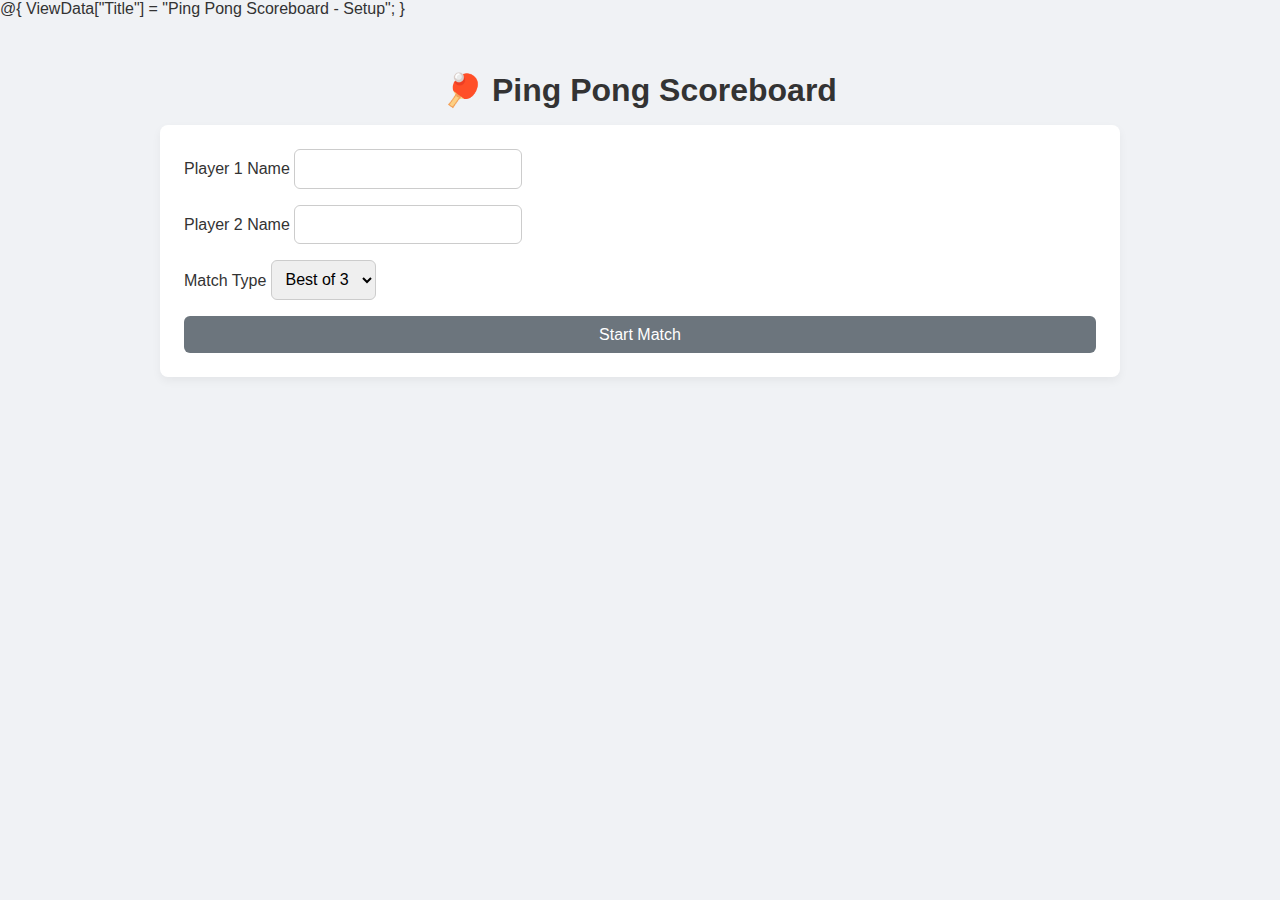
<file: Index.html>
@{
    ViewData["Title"] = "Ping Pong Scoreboard - Setup";
}

<!DOCTYPE html>
<html>
<head>
    <meta charset="utf-8" />
    <title>🏓 Ping Pong Scoreboard</title>
    <link rel="stylesheet" href="site.css" />
</head>
<body>
    <div class="container mt-5">
        <h1 class="text-center mb-4">🏓 Ping Pong Scoreboard</h1>

        <form id="matchSetupForm">
            <div class="form-group">
                <label>Player 1 Name</label>
                <input id="player1" class="form-control" required />
            </div>

            <div class="form-group mt-3">
                <label>Player 2 Name</label>
                <input id="player2" class="form-control" required />
            </div>

            <div class="form-group mt-3">
                <label>Match Type</label>
                <select id="matchType" class="form-control">
                    <option value="3">Best of 3</option>
                    <option value="5">Best of 5</option>
                    <option value="7">Best of 7</option>
                    <option value="9">Best of 9</option>
                </select>
            </div>

            <button type="submit" class="btn btn-primary mt-4 w-100">Start Match</button>
        </form>
    </div>

    <script>
        document.getElementById('matchSetupForm').addEventListener('submit', function (e) {
            e.preventDefault();
            const p1 = document.getElementById('player1').value;
            const p2 = document.getElementById('player2').value;
            const matchType = document.getElementById('matchType').value;
            window.location.href = `scoreboard.html?p1=${encodeURIComponent(p1)}&p2=${encodeURIComponent(p2)}&match=${matchType}`;
        });
    </script>
</body>
</html>
</file>
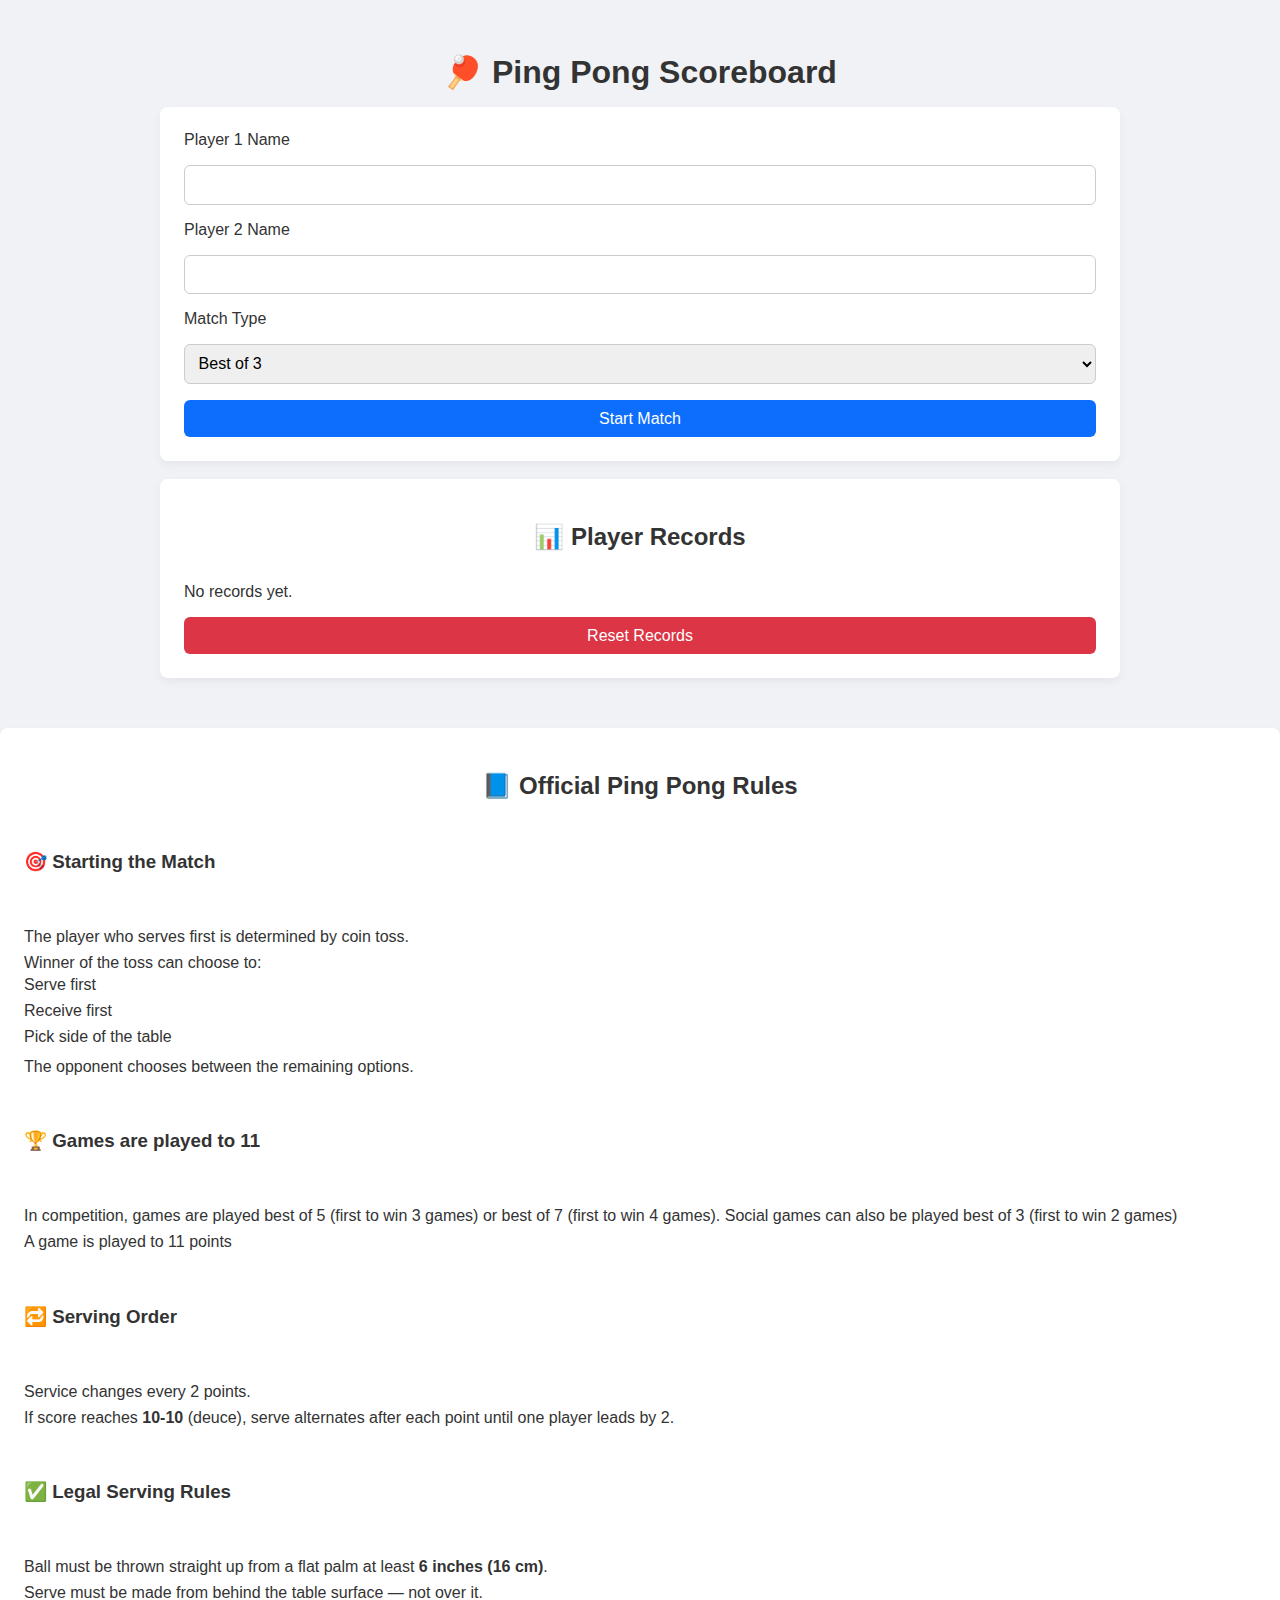
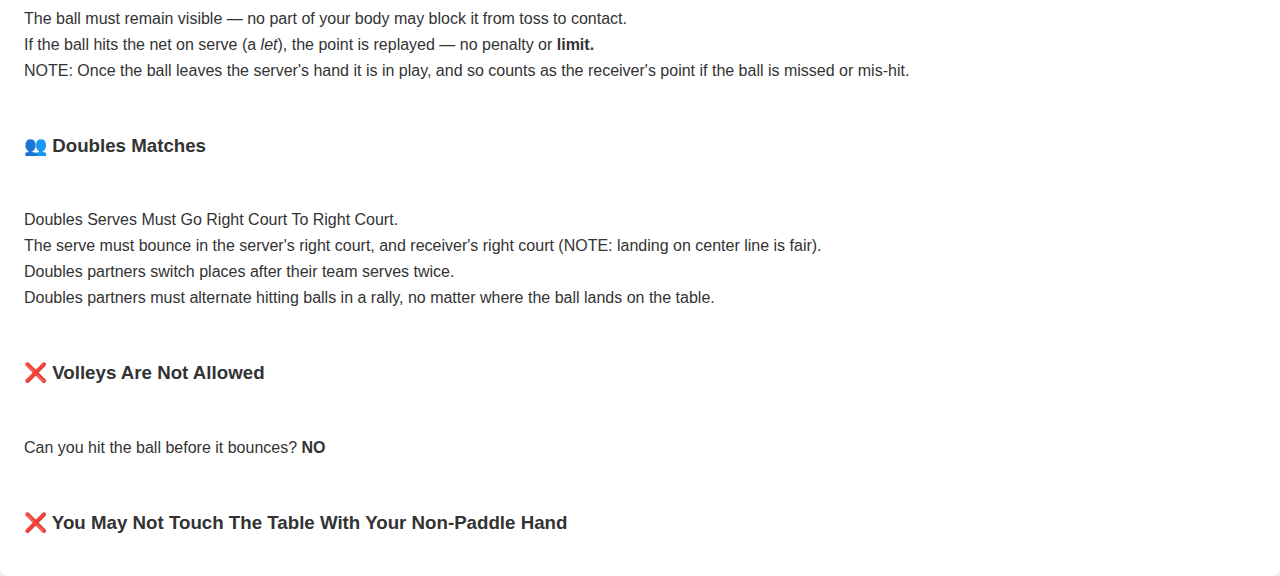
<file: index.html>
<!DOCTYPE html>
<html lang="en">
<head>
    <meta charset="UTF-8" />
    <meta name="viewport" content="width=device-width, initial-scale=1.0" />
    <title>🏓 Ping Pong Scoreboard</title>
    <link rel="stylesheet" href="site.css" />
</head>
<body>
    <div class="container">
        <h1>🏓 Ping Pong Scoreboard</h1>

        <form id="matchSetupForm" class="card">
            <label for="player1">Player 1 Name</label>
            <input type="text" id="player1" required />

            <label for="player2">Player 2 Name</label>
            <input type="text" id="player2" required />

            <label for="matchType">Match Type</label>
            <select id="matchType">
                <option value="3">Best of 3</option>
                <option value="5">Best of 5</option>
                <option value="7">Best of 7</option>
            </select>

            <button type="submit">Start Match</button>
        </form>
<br>
        <section class="card mt-4">
            <h2>📊 Player Records</h2>
            <div id="records"></div>
            <button class="danger" onclick="resetRecords()">Reset Records</button>
        </section>
    </div>
<br>
    <section class="card mt-4">
    <h2>📘 Official Ping Pong Rules</h2>
    
    <h3>🎯 Starting the Match</h3>
    <ul>
        <li>The player who serves first is determined by coin toss.</li>
        <li>Winner of the toss can choose to:
            <ul>
                <li>Serve first</li>
                <li>Receive first</li>
                <li>Pick side of the table</li>
            </ul>
        </li>
        <li>The opponent chooses between the remaining options.</li>
    </ul>

    <h3>🏆 Games are played to 11</h3>
    <ul>
        <li>In competition, games are played best of 5 (first to win 3 games) or best of 7 (first to win 4 games). Social games can also be played best of 3 (first to win 2 games)</li>
        <li>A game is played to 11 points</li>
    </ul>

    <h3>🔁 Serving Order</h3>
    <ul>
        <li>Service changes every 2 points.</li>
        <li>If score reaches <strong>10-10</strong> (deuce), serve alternates after each point until one player leads by 2.</li>
    </ul>

    <h3>✅ Legal Serving Rules</h3>
    <ul>
        <li>Ball must be thrown straight up from a flat palm at least <strong>6 inches (16 cm)</strong>.</li>
        <li>Serve must be made from behind the table surface — not over it.</li>
        <li>The ball must remain visible — no part of your body may block it from toss to contact.</li>
        <li>If the ball hits the net on serve (a <em>let</em>), the point is replayed — no penalty or <strong>limit.</strong></li>
        <li>NOTE: Once the ball leaves the server's hand it is in play, and so counts as the receiver's point if the ball is missed or mis-hit.</li>
    </ul>

    <h3>👥 Doubles Matches</h3>
    <ul>
        <li>Doubles Serves Must Go Right Court To Right Court.</li>
        <li>The serve must bounce in the server's right court, and receiver's right court (NOTE: landing on center line is fair).</li>
        <li>Doubles partners switch places after their team serves twice.</li>
        <li>Doubles partners must alternate hitting balls in a rally, no matter where the ball lands on the table.</li>
    </ul>

    <h3>❌ Volleys Are Not Allowed</h3>
        <ul>
            <li>Can you hit the ball before it bounces? <strong>NO</strong></li>
        </ul>

    <h3>❌ You May Not Touch The Table With Your Non-Paddle Hand</h3>
        
</section>

<script>
    document.getElementById('matchSetupForm').addEventListener('submit', function (e) {
        e.preventDefault();
        const p1 = document.getElementById('player1').value.trim();
        const p2 = document.getElementById('player2').value.trim();
        const matchType = document.getElementById('matchType').value;

        if (!p1 || !p2) return;

        window.location.href = `scoreboard.html?p1=${encodeURIComponent(p1)}&p2=${encodeURIComponent(p2)}&match=${matchType}`;
    });

    function showRecords() {
        const data = JSON.parse(localStorage.getItem("playerRecords") || "{}");
        const container = document.getElementById("records");
        container.innerHTML = "";

        if (Object.keys(data).length === 0) {
            container.textContent = "No records yet.";
            return;
        }

        const table = document.createElement("table");
        table.id = "recordsTable";
        table.innerHTML = `
            <thead>
                <tr>
                    <th onclick="sortTable(0)">Player ⬍</th>
                    <th onclick="sortTable(1)">Wins ⬍</th>
                    <th onclick="sortTable(2)">Losses ⬍</th>
                    <th onclick="sortTable(3)">Win % ⬍</th>
                    <th onclick="sortTable(4)">Games Won / Played ⬍</th>
                    <th onclick="sortTable(5)">Streak ⬍</th>
                    <th onclick="sortTable(6)">Last Opponent ⬍</th>
                </tr>
            </thead>
            <tbody>
            </tbody>
        `;

        const tbody = table.querySelector("tbody");

        for (const [name, record] of Object.entries(data)) {
            const totalMatches = record.wins + record.losses;
            const winPercent = totalMatches > 0 ? Math.round((record.wins / totalMatches) * 100) : 0;

            const row = document.createElement("tr");
            row.innerHTML = `
                <td>${name}</td>
                <td>${record.wins}</td>
                <td>${record.losses}</td>
                <td>${winPercent}</td>
                <td>${record.gamesWon || 0} / ${record.gamesPlayed || 0}</td>
                <td>${record.streak || "—"}</td>
                <td>${record.lastOpponent || "—"}</td>
            `;
            tbody.appendChild(row);
        }

        container.appendChild(table);

        // Add export button
        const exportBtn = document.createElement("button");
        exportBtn.textContent = "Export to CSV";
        exportBtn.className = "btn mt-3";
        exportBtn.onclick = exportTableToCSV;
        container.appendChild(exportBtn);
    }

    function sortTable(colIndex) {
        const table = document.getElementById("recordsTable");
        const tbody = table.tBodies[0];
        const rows = Array.from(tbody.querySelectorAll("tr"));

        const isNumeric = colIndex !== 0 && colIndex !== 4 && colIndex !== 6;

        const sortedRows = rows.sort((a, b) => {
            const aText = a.children[colIndex].textContent;
            const bText = b.children[colIndex].textContent;

            return isNumeric
                ? Number(bText) - Number(aText)
                : aText.localeCompare(bText);
        });

        tbody.innerHTML = "";
        sortedRows.forEach(row => tbody.appendChild(row));
    }

    function exportTableToCSV() {
        const table = document.getElementById("recordsTable");
        const rows = Array.from(table.querySelectorAll("tr"));
        const csv = rows.map(row =>
            Array.from(row.querySelectorAll("td, th"))
                .map(cell => `"${cell.textContent.trim()}"`)
                .join(",")
        ).join("\n");

        const blob = new Blob([csv], { type: "text/csv" });
        const a = document.createElement("a");
        a.href = URL.createObjectURL(blob);
        a.download = "player-records.csv";
        a.click();
    }

    function resetRecords() {
        localStorage.removeItem("playerRecords");
        showRecords();
    }

    showRecords();
</script>

    
</body>
</html>
</file>
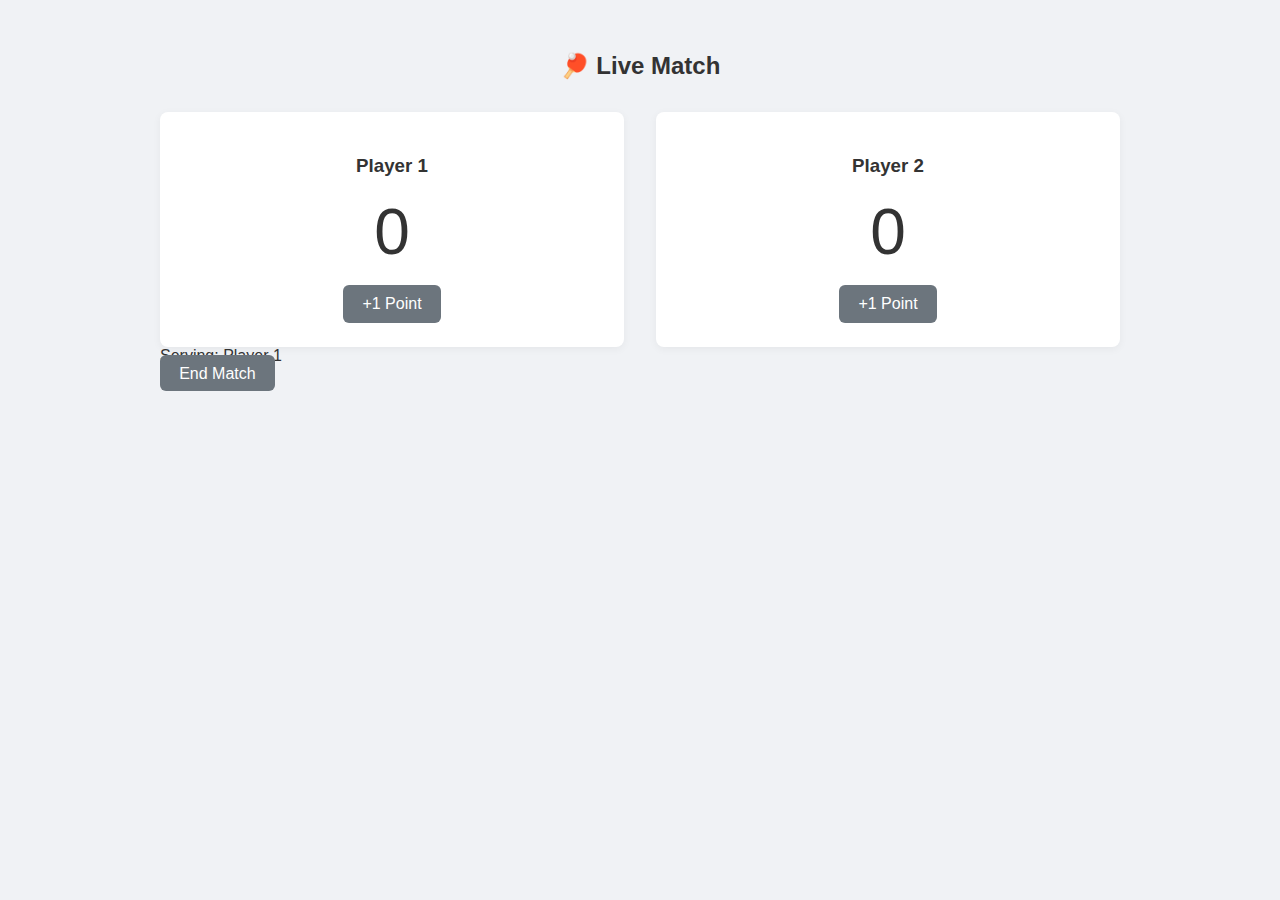
<file: scoreboard.html>
<!DOCTYPE html>
<html lang="en">
<head>
    <meta charset="UTF-8" />
    <title>Live Scoreboard</title>
    <meta name="viewport" content="width=device-width, initial-scale=1.0" />
    <link rel="stylesheet" href="site.css" />
</head>
<body>
    <div class="container mt-5">
        <h2 class="text-center mb-3">🏓 Live Match</h2>

        <div class="scoreboard">
            <div class="player" id="player1Block">
                <h3 id="name1">Player 1</h3>
                <div class="score" id="score1">0</div>
                <button class="btn btn-success mt-2" onclick="incrementScore(1)">+1 Point</button>
            </div>

            <div class="player" id="player2Block">
                <h3 id="name2">Player 2</h3>
                <div class="score" id="score2">0</div>
                <button class="btn btn-success mt-2" onclick="incrementScore(2)">+1 Point</button>
            </div>
        </div>

        <div id="server" class="text-center mt-4">Serving: Player 1</div>

        <div class="text-center mt-5">
            <a href="index.html" class="btn btn-outline-secondary">End Match</a>
        </div>
    </div>

    <script src="site.js"></script>
</body>
</html>
</file>
<file: site.css>
body {
    font-family: 'Segoe UI', sans-serif;
    margin: 0;
    background: #f0f2f5;
    color: #333;
}

.container {
    max-width: 960px;
    margin: auto;
    padding: 2rem 1rem;
}

h1, h2 {
    text-align: center;
    margin-bottom: 1rem;
}

form, .card {
    background: white;
    border-radius: 8px;
    padding: 1.5rem;
    box-shadow: 0 4px 10px rgba(0,0,0,0.05);
    display: flex;
    flex-direction: column;
    gap: 1rem;
}

input, select, button {
    padding: 0.6rem;
    font-size: 1rem;
    border-radius: 6px;
    border: 1px solid #ccc;
}

button {
    cursor: pointer;
    background-color: #0d6efd;
    color: white;
    border: none;
    transition: background 0.2s ease-in-out;
}

button:hover {
    background-color: #0b5ed7;
}

.danger {
    background: #dc3545;
}

.danger:hover {
    background: #b02a37;
}

.scoreboard {
    display: flex;
    flex-wrap: wrap;
    gap: 2rem;
    justify-content: center;
    margin-top: 2rem;
}

.player {
    flex: 1 1 300px;
    background: white;
    padding: 1.5rem;
    border-radius: 8px;
    box-shadow: 0 2px 8px rgba(0,0,0,0.05);
    text-align: center;
}

.score {
    font-size: 4rem;
    margin: 1rem 0;
}

.server-banner {
    text-align: center;
    font-weight: bold;
    margin-top: 1.5rem;
    font-size: 1.2rem;
    color: #0d6efd;
}

ul {
    list-style: none;
    padding-left: 0;
}

ul li {
    padding: 0.25rem 0;
}

.center {
    text-align: center;
}

.btn {
    padding: 0.6rem 1.2rem;
    font-size: 1rem;
    background-color: #6c757d;
    color: white;
    text-decoration: none;
    border-radius: 6px;
}

.modal {
    position: fixed;
    inset: 0;
    background: rgba(0, 0, 0, 0.6);
    display: flex;
    justify-content: center;
    align-items: center;
    z-index: 1000;
}

.modal.hidden {
    display: none;
}

.modal-content {
    background: white;
    padding: 2rem;
    border-radius: 10px;
    max-width: 500px;
    width: 90%;
    box-shadow: 0 5px 20px rgba(0,0,0,0.2);
    text-align: center;
}

.modal-content h2 {
    margin-top: 0;
}

.modal-content ul {
    text-align: left;
    margin-top: 1rem;
}

/* ===== Enhanced Records Table ===== */
table {
    width: 100%;
    border-collapse: separate;
    border-spacing: 0;
    margin-top: 1rem;
    font-size: 0.95rem;
    background: white;
    border-radius: 8px;
    overflow: hidden;
    box-shadow: 0 4px 12px rgba(0,0,0,0.05);
}

thead {
    background-color: #0d6efd;
    color: white;
    font-weight: bold;
}

th, td {
    padding: 0.75rem 1rem;
    text-align: center;
    border-bottom: 1px solid #eee;
}

th {
    cursor: pointer;
    user-select: none;
    transition: background-color 0.2s ease-in-out;
}

th:hover {
    background-color: #0b5ed7;
}

tr:last-child td {
    border-bottom: none;
}

tr:nth-child(even) td {
    background-color: #f9f9f9;
}

button.btn.mt-3 {
    margin-top


th:hover {
    background-color: #e9ecef;
}
</file>
